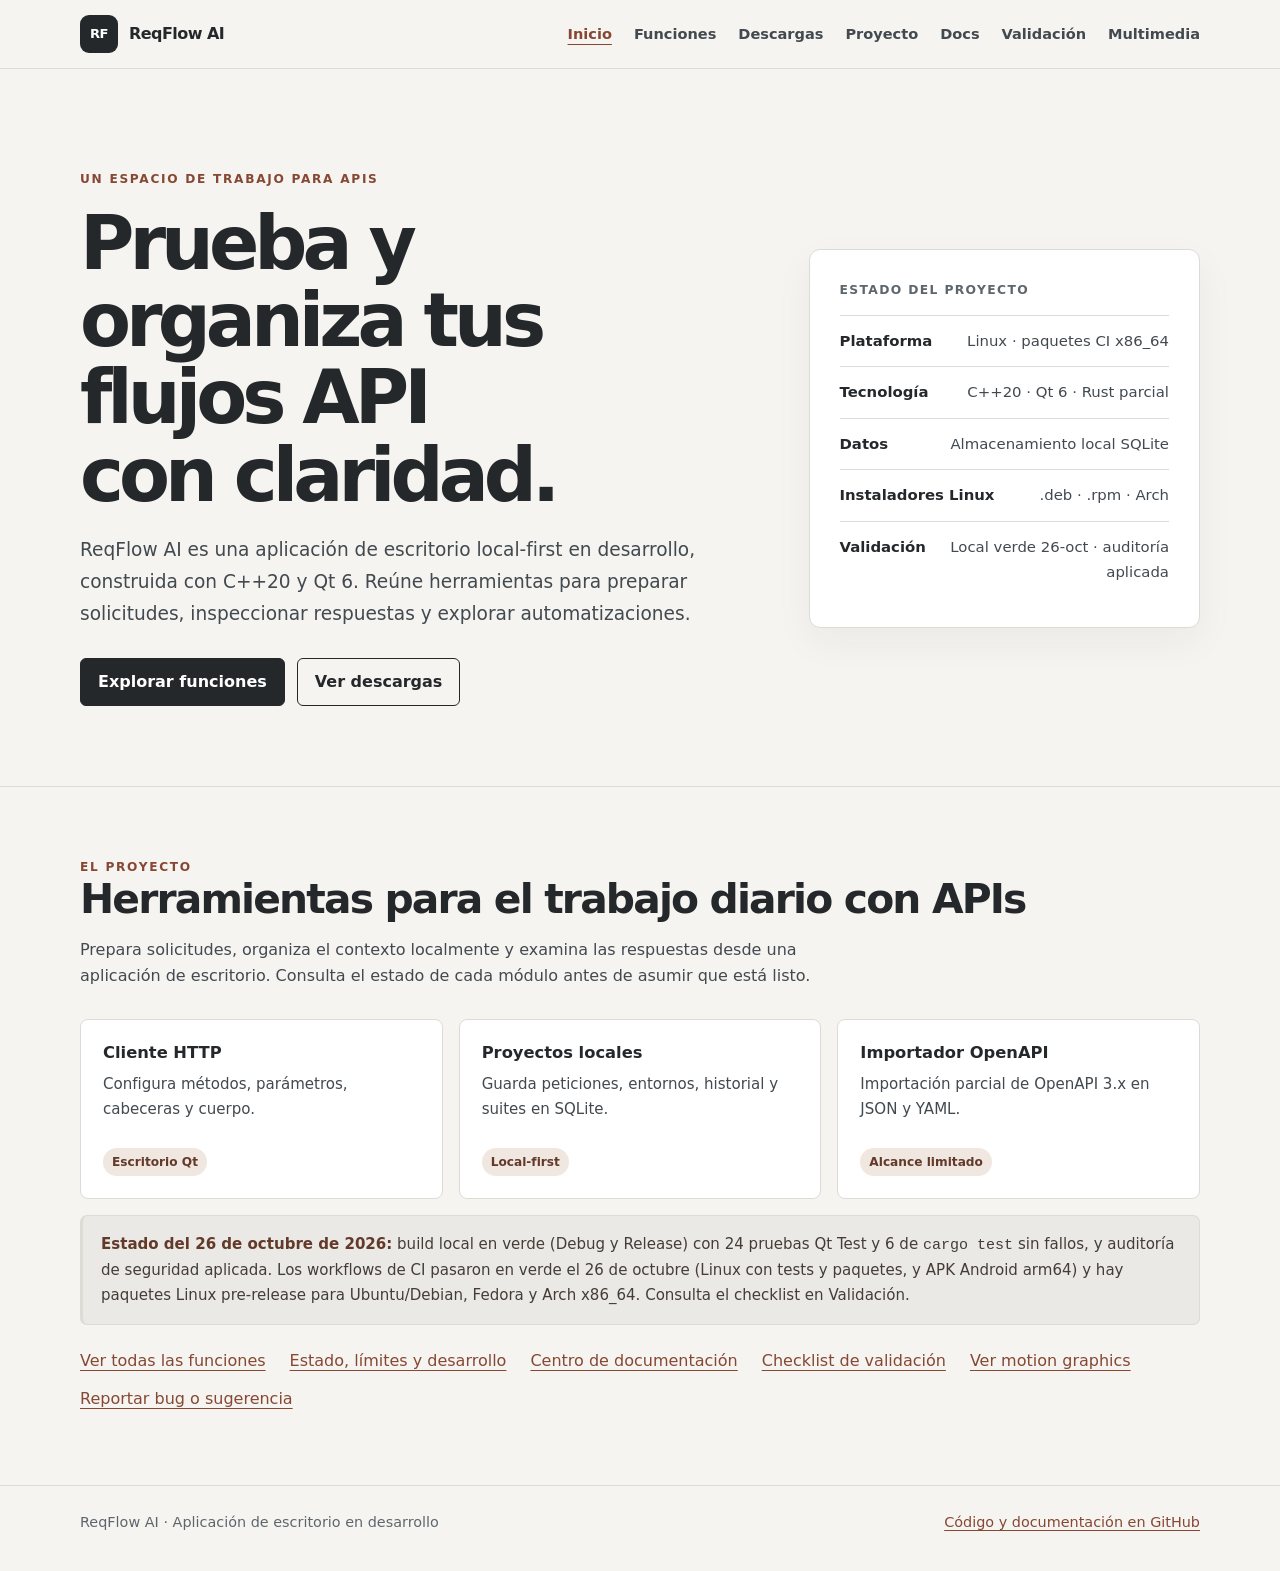
<file: website/index.html>
<!doctype html>
<html lang="es">
<head>
  <meta charset="utf-8"><meta name="viewport" content="width=device-width, initial-scale=1"><meta name="theme-color" content="#25282b">
  <meta name="description" content="Aplicación de escritorio local-first para preparar solicitudes HTTP, organizar proyectos locales y explorar flujos API."><meta property="og:type" content="website"><meta property="og:title" content="Flujos API, con claridad | ReqFlow AI"><meta property="og:description" content="Aplicación de escritorio local-first para preparar solicitudes HTTP, organizar proyectos locales y explorar flujos API.">
  <title>Flujos API, con claridad | ReqFlow AI</title><link rel="stylesheet" href="assets/site.css"><script src="assets/reveal.js" defer></script>
</head>
<body><a class="skip-link" href="#contenido">Saltar al contenido</a>
<header class="topbar"><div class="wrap nav"><a class="brand" href="index.html"><span class="mark" aria-hidden="true">RF</span><span>ReqFlow AI</span></a><nav class="nav-links" aria-label="Navegación principal"><a href="index.html" aria-current="page">Inicio</a><a href="funciones.html">Funciones</a><a href="descargas.html">Descargas</a><a href="proyecto.html">Proyecto</a><a href="documentacion.html">Docs</a><a href="validacion.html">Validación</a><a href="multimedia.html">Multimedia</a></nav></div></header>
<main id="contenido"><section class="wrap hero reveal" id="inicio" aria-labelledby="titulo"><div><p class="eyebrow">Un espacio de trabajo para APIs</p><h1 id="titulo">Prueba y organiza tus flujos API con claridad.</h1><p class="lede">ReqFlow AI es una aplicación de escritorio local-first en desarrollo, construida con C++20 y Qt 6. Reúne herramientas para preparar solicitudes, inspeccionar respuestas y explorar automatizaciones.</p><div class="actions"><a class="button button-primary" href="funciones.html">Explorar funciones</a><a class="button button-secondary" href="descargas.html">Ver descargas</a></div></div><aside class="card" aria-label="Estado actual"><p class="card-label">Estado del proyecto</p><div class="stat"><strong>Plataforma</strong><span>Linux · paquetes CI x86_64</span></div><div class="stat"><strong>Tecnología</strong><span>C++20 · Qt 6 · Rust parcial</span></div><div class="stat"><strong>Datos</strong><span>Almacenamiento local SQLite</span></div><div class="stat"><strong>Instaladores Linux</strong><span>.deb · .rpm · Arch</span></div><div class="stat"><strong>Validación</strong><span>Local verde 26-oct · auditoría aplicada</span></div></aside></section>
<section class="section reveal"><div class="wrap"><p class="section-kicker">El proyecto</p><h2>Herramientas para el trabajo diario con APIs</h2><p class="section-intro">Prepara solicitudes, organiza el contexto localmente y examina las respuestas desde una aplicación de escritorio. Consulta el estado de cada módulo antes de asumir que está listo.</p><div class="grid"><article class="feature reveal-child"><h3>Cliente HTTP</h3><p>Configura métodos, parámetros, cabeceras y cuerpo.</p><span class="feature-tag">Escritorio Qt</span></article><article class="feature reveal-child"><h3>Proyectos locales</h3><p>Guarda peticiones, entornos, historial y suites en SQLite.</p><span class="feature-tag">Local-first</span></article><article class="feature reveal-child"><h3>Importador OpenAPI</h3><p>Importación parcial de OpenAPI 3.x en JSON y YAML.</p><span class="feature-tag">Alcance limitado</span></article></div><p class="status-note"><strong>Estado del 26 de octubre de 2026:</strong> build local en verde (Debug y Release) con 24 pruebas Qt Test y 6 de <code>cargo test</code> sin fallos, y auditoría de seguridad aplicada. Los workflows de CI pasaron en verde el 26 de octubre (Linux con tests y paquetes, y APK Android arm64) y hay paquetes Linux pre-release para Ubuntu/Debian, Fedora y Arch x86_64. Consulta el checklist en Validación.</p><div class="linkrow"><a href="funciones.html">Ver todas las funciones</a><a href="proyecto.html">Estado, límites y desarrollo</a><a href="documentacion.html">Centro de documentación</a><a href="validacion.html">Checklist de validación</a><a href="multimedia.html">Ver motion graphics</a><a href="https://github.com/CRISTOP-bot/ReqFlowAI/issues/new/choose">Reportar bug o sugerencia</a></div></div></section></main>
<footer class="footer"><div class="wrap foot"><span>ReqFlow AI · Aplicación de escritorio en desarrollo</span><a href="https://github.com/CRISTOP-bot/ReqFlowAI">Código y documentación en GitHub</a></div></footer>
</body></html>
</file>
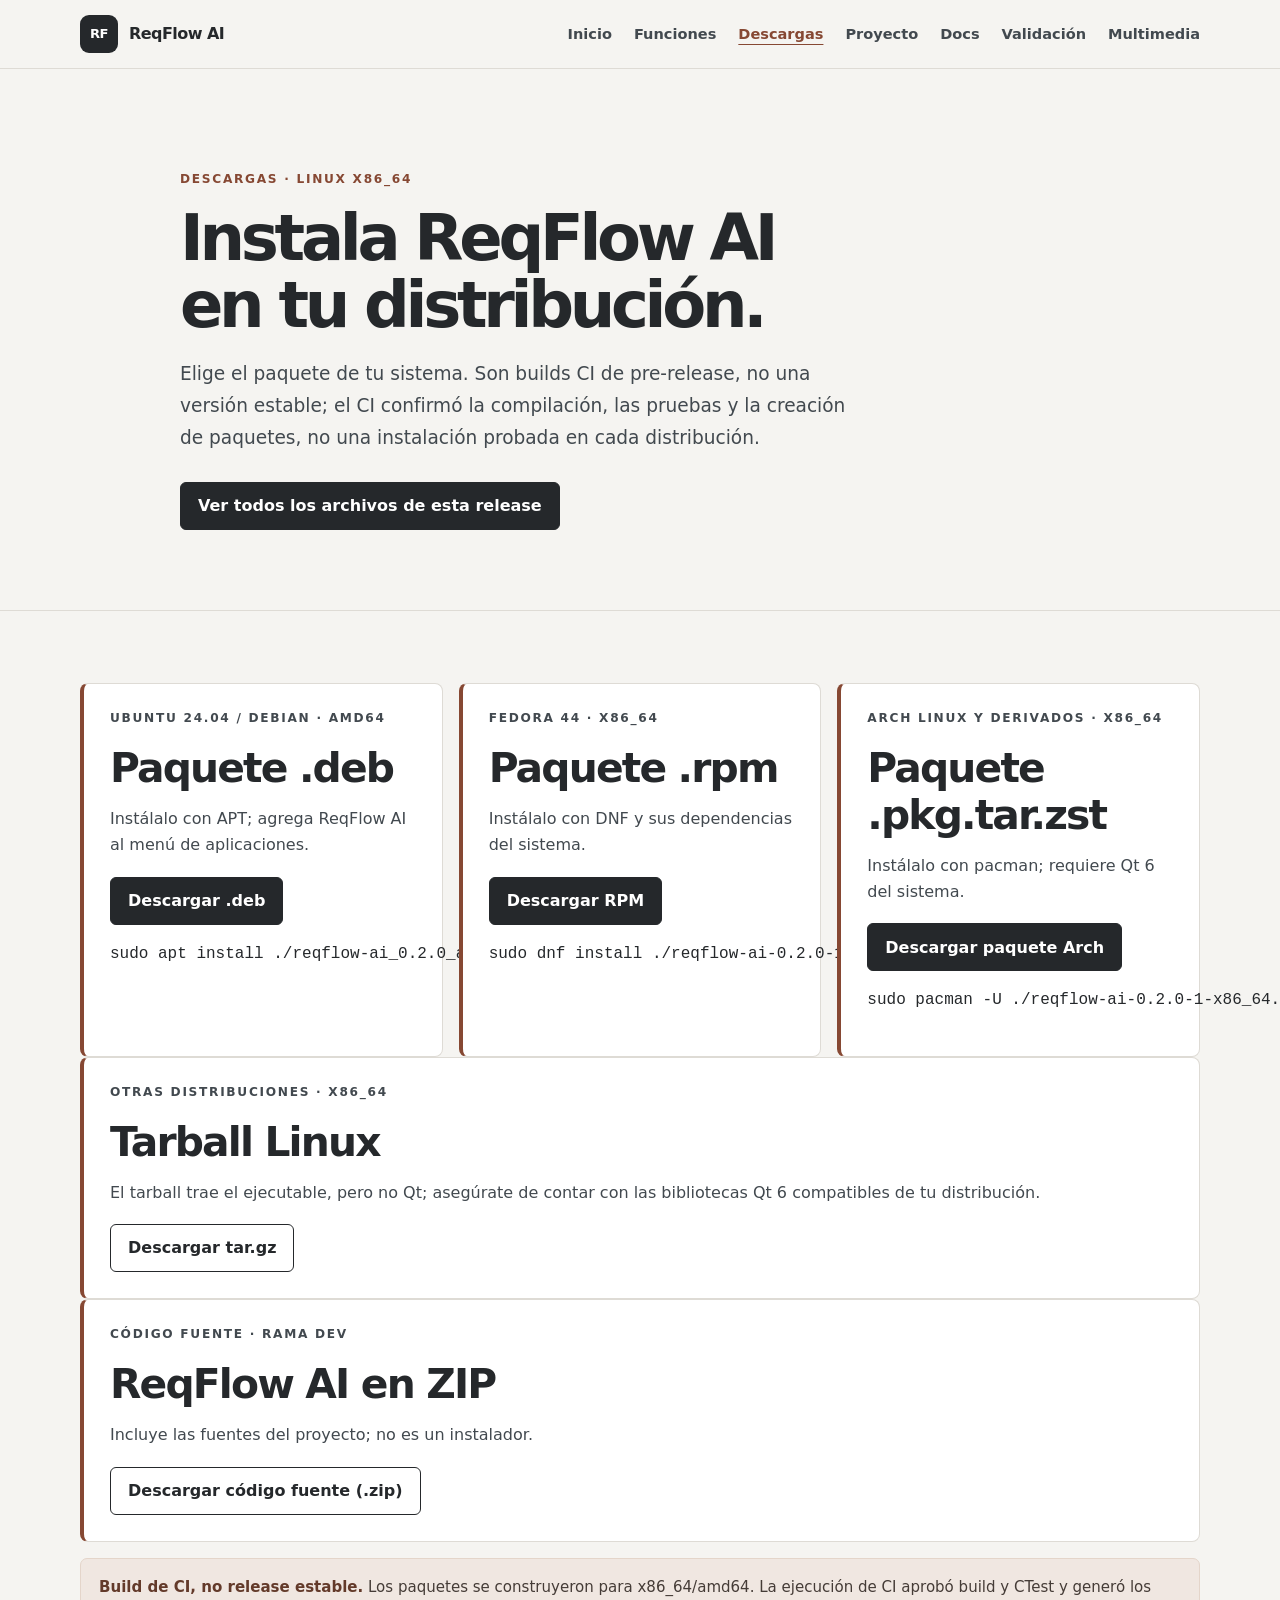
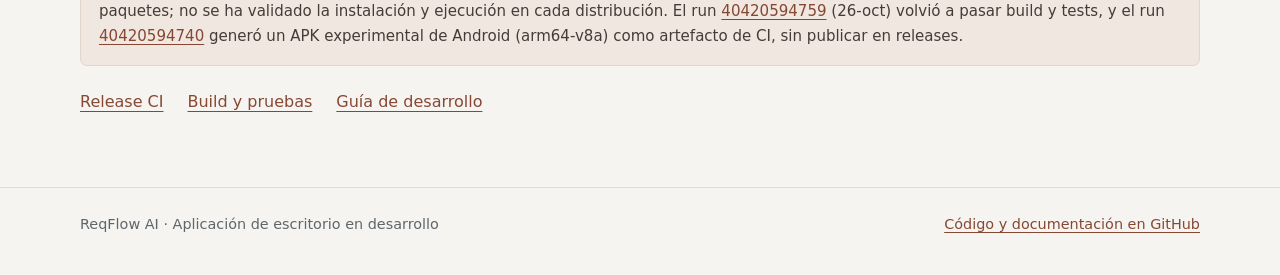
<file: website/descargas.html>
<!doctype html>
<html lang="es">
<head>
  <meta charset="utf-8"><meta name="viewport" content="width=device-width, initial-scale=1"><meta name="theme-color" content="#25282b">
  <meta name="description" content="Descarga ReqFlow AI para Ubuntu/Debian, Fedora y Arch Linux en x86_64."><meta property="og:type" content="website"><meta property="og:title" content="Descargas | ReqFlow AI"><meta property="og:description" content="Instaladores de ReqFlow AI para Ubuntu/Debian, Fedora y Arch Linux.">
  <title>Descargas | ReqFlow AI</title><link rel="stylesheet" href="assets/site.css"><script src="assets/reveal.js" defer></script>
</head>
<body><a class="skip-link" href="#contenido">Saltar al contenido</a>
<header class="topbar"><div class="wrap nav"><a class="brand" href="index.html"><span class="mark" aria-hidden="true">RF</span><span>ReqFlow AI</span></a><nav class="nav-links" aria-label="Navegación principal"><a href="index.html">Inicio</a><a href="funciones.html">Funciones</a><a href="descargas.html" aria-current="page">Descargas</a><a href="proyecto.html">Proyecto</a><a href="documentacion.html">Docs</a><a href="validacion.html">Validación</a><a href="multimedia.html">Multimedia</a></nav></div></header>
<main id="contenido"><section class="wrap hero hero-single reveal"><div><p class="eyebrow">Descargas · Linux x86_64</p><h1>Instala ReqFlow AI en tu distribución.</h1><p class="lede">Elige el paquete de tu sistema. Son builds CI de pre-release, no una versión estable; el CI confirmó la compilación, las pruebas y la creación de paquetes, no una instalación probada en cada distribución.</p><a class="button button-primary" href="https://github.com/CRISTOP-bot/ReqFlowAI/releases/tag/ci-87f34fe19498">Ver todos los archivos de esta release</a></div></section><section class="section reveal"><div class="wrap"><div class="grid"><article class="download"><p class="section-kicker">Ubuntu 24.04 / Debian · amd64</p><h2>Paquete .deb</h2><p>Instálalo con APT; agrega ReqFlow AI al menú de aplicaciones.</p><a class="button button-primary" href="https://github.com/CRISTOP-bot/ReqFlowAI/releases/download/ci-87f34fe19498/reqflow-ai_0.2.0_amd64.deb">Descargar .deb</a><pre><code>sudo apt install ./reqflow-ai_0.2.0_amd64.deb</code></pre></article><article class="download"><p class="section-kicker">Fedora 44 · x86_64</p><h2>Paquete .rpm</h2><p>Instálalo con DNF y sus dependencias del sistema.</p><a class="button button-primary" href="https://github.com/CRISTOP-bot/ReqFlowAI/releases/download/ci-87f34fe19498/reqflow-ai-0.2.0-1.fc44.x86_64.rpm">Descargar RPM</a><pre><code>sudo dnf install ./reqflow-ai-0.2.0-1.fc44.x86_64.rpm</code></pre></article><article class="download"><p class="section-kicker">Arch Linux y derivados · x86_64</p><h2>Paquete .pkg.tar.zst</h2><p>Instálalo con pacman; requiere Qt 6 del sistema.</p><a class="button button-primary" href="https://github.com/CRISTOP-bot/ReqFlowAI/releases/download/ci-87f34fe19498/reqflow-ai-0.2.0-1-x86_64.pkg.tar.zst">Descargar paquete Arch</a><pre><code>sudo pacman -U ./reqflow-ai-0.2.0-1-x86_64.pkg.tar.zst</code></pre></article></div><article class="download"><p class="section-kicker">Otras distribuciones · x86_64</p><h2>Tarball Linux</h2><p>El tarball trae el ejecutable, pero no Qt; asegúrate de contar con las bibliotecas Qt 6 compatibles de tu distribución.</p><a class="button button-secondary" href="https://github.com/CRISTOP-bot/ReqFlowAI/releases/download/ci-87f34fe19498/reqflow-ai-linux.tar.gz">Descargar tar.gz</a></article><article class="download"><p class="section-kicker">Código fuente · rama dev</p><h2>ReqFlow AI en ZIP</h2><p>Incluye las fuentes del proyecto; no es un instalador.</p><a class="button button-secondary" href="https://github.com/CRISTOP-bot/ReqFlowAI/archive/refs/heads/dev.zip">Descargar código fuente (.zip)</a></article><div class="notice"><strong>Build de CI, no release estable.</strong> Los paquetes se construyeron para x86_64/amd64. La ejecución de CI aprobó build y CTest y generó los paquetes; no se ha validado la instalación y ejecución en cada distribución. El run <a href="https://github.com/CRISTOP-bot/ReqFlowAI/actions/runs/40420594759">40420594759</a> (26-oct) volvió a pasar build y tests, y el run <a href="https://github.com/CRISTOP-bot/ReqFlowAI/actions/runs/40420594740">40420594740</a> generó un APK experimental de Android (arm64-v8a) como artefacto de CI, sin publicar en releases.</div><nav class="linkrow" aria-label="Enlaces de descarga y validación"><a href="https://github.com/CRISTOP-bot/ReqFlowAI/releases/tag/ci-87f34fe19498">Release CI</a><a href="https://github.com/CRISTOP-bot/ReqFlowAI/actions/runs/40239702448">Build y pruebas</a><a href="https://github.com/CRISTOP-bot/ReqFlowAI/blob/dev/docs/DEVELOPMENT.md">Guía de desarrollo</a></nav></div></section></main>
<footer class="footer"><div class="wrap foot"><span>ReqFlow AI · Aplicación de escritorio en desarrollo</span><a href="https://github.com/CRISTOP-bot/ReqFlowAI">Código y documentación en GitHub</a></div></footer>
</body></html>
</file>
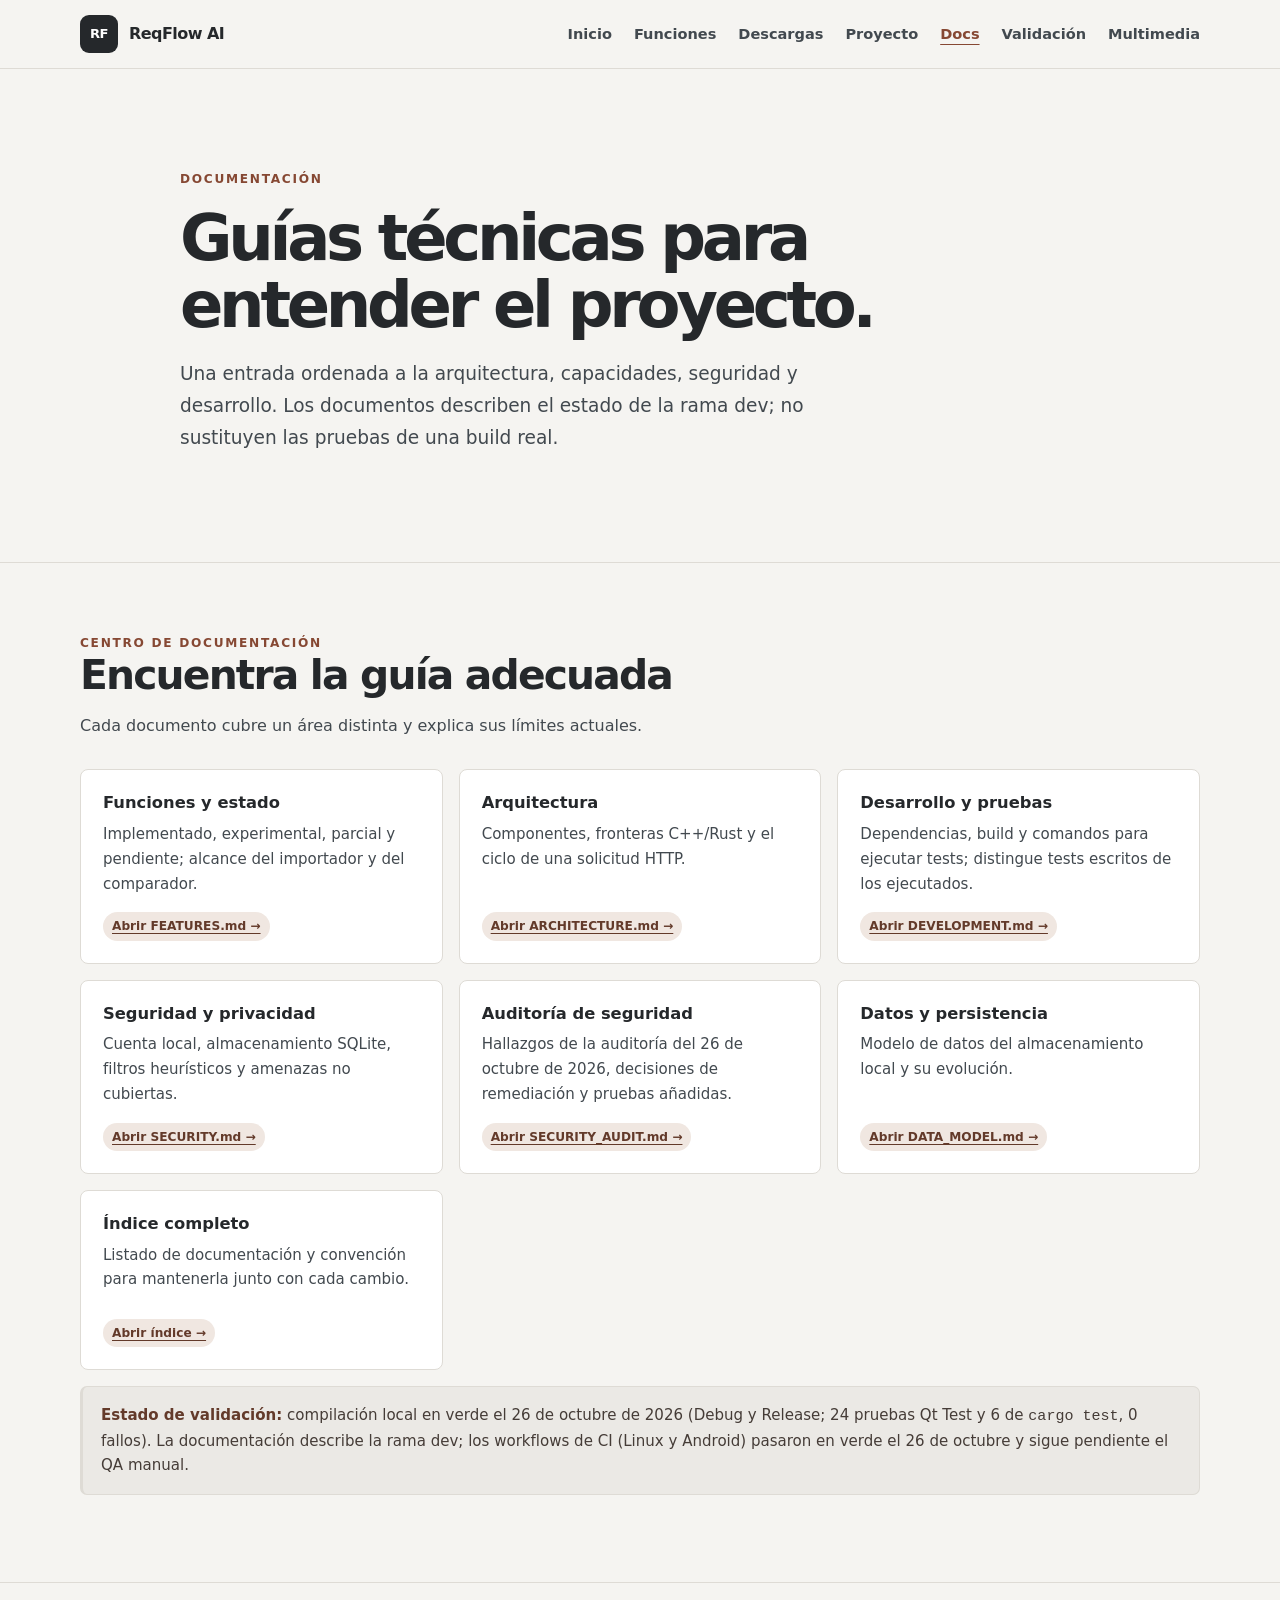
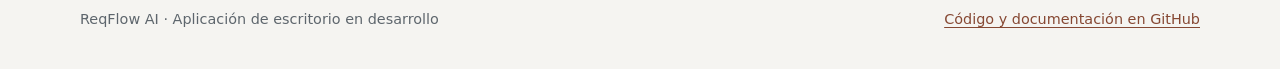
<file: website/documentacion.html>
<!doctype html><html lang="es"><head><meta charset="utf-8"><meta name="viewport" content="width=device-width, initial-scale=1"><meta name="theme-color" content="#25282b"><meta name="description" content="Guías de arquitectura, funciones, desarrollo, pruebas, seguridad y datos de ReqFlow AI."><meta property="og:type" content="website"><meta property="og:title" content="Documentación | ReqFlow AI"><meta property="og:description" content="Guías de arquitectura, funciones, desarrollo, pruebas, seguridad y datos de ReqFlow AI."><title>Documentación | ReqFlow AI</title><link rel="stylesheet" href="assets/site.css"><script src="assets/reveal.js" defer></script></head><body><a class="skip-link" href="#contenido">Saltar al contenido</a><header class="topbar"><div class="wrap nav"><a class="brand" href="index.html"><span class="mark" aria-hidden="true">RF</span><span>ReqFlow AI</span></a><nav class="nav-links" aria-label="Navegación principal"><a href="index.html">Inicio</a><a href="funciones.html">Funciones</a><a href="descargas.html">Descargas</a><a href="proyecto.html">Proyecto</a><a href="documentacion.html" aria-current="page">Docs</a><a href="validacion.html">Validación</a><a href="multimedia.html">Multimedia</a></nav></div></header><main id="contenido"><section class="wrap hero hero-single reveal"><div><p class="eyebrow">Documentación</p><h1>Guías técnicas para entender el proyecto.</h1><p class="lede">Una entrada ordenada a la arquitectura, capacidades, seguridad y desarrollo. Los documentos describen el estado de la rama dev; no sustituyen las pruebas de una build real.</p></div></section><section class="section reveal"><div class="wrap"><p class="section-kicker">Centro de documentación</p><h2>Encuentra la guía adecuada</h2><p class="section-intro">Cada documento cubre un área distinta y explica sus límites actuales.</p><div class="grid"><article class="feature reveal-child"><h3>Funciones y estado</h3><p>Implementado, experimental, parcial y pendiente; alcance del importador y del comparador.</p><a class="feature-tag" href="https://github.com/CRISTOP-bot/ReqFlowAI/blob/dev/docs/FEATURES.md">Abrir FEATURES.md →</a></article><article class="feature reveal-child"><h3>Arquitectura</h3><p>Componentes, fronteras C++/Rust y el ciclo de una solicitud HTTP.</p><a class="feature-tag" href="https://github.com/CRISTOP-bot/ReqFlowAI/blob/dev/docs/ARCHITECTURE.md">Abrir ARCHITECTURE.md →</a></article><article class="feature reveal-child"><h3>Desarrollo y pruebas</h3><p>Dependencias, build y comandos para ejecutar tests; distingue tests escritos de los ejecutados.</p><a class="feature-tag" href="https://github.com/CRISTOP-bot/ReqFlowAI/blob/dev/docs/DEVELOPMENT.md">Abrir DEVELOPMENT.md →</a></article><article class="feature reveal-child"><h3>Seguridad y privacidad</h3><p>Cuenta local, almacenamiento SQLite, filtros heurísticos y amenazas no cubiertas.</p><a class="feature-tag" href="https://github.com/CRISTOP-bot/ReqFlowAI/blob/dev/docs/SECURITY.md">Abrir SECURITY.md →</a></article><article class="feature reveal-child"><h3>Auditoría de seguridad</h3><p>Hallazgos de la auditoría del 26 de octubre de 2026, decisiones de remediación y pruebas añadidas.</p><a class="feature-tag" href="https://github.com/CRISTOP-bot/ReqFlowAI/blob/dev/docs/SECURITY_AUDIT.md">Abrir SECURITY_AUDIT.md →</a></article><article class="feature reveal-child"><h3>Datos y persistencia</h3><p>Modelo de datos del almacenamiento local y su evolución.</p><a class="feature-tag" href="https://github.com/CRISTOP-bot/ReqFlowAI/blob/dev/docs/DATA_MODEL.md">Abrir DATA_MODEL.md →</a></article><article class="feature reveal-child"><h3>Índice completo</h3><p>Listado de documentación y convención para mantenerla junto con cada cambio.</p><a class="feature-tag" href="https://github.com/CRISTOP-bot/ReqFlowAI/blob/dev/docs/INDEX.md">Abrir índice →</a></article></div><p class="status-note"><strong>Estado de validación:</strong> compilación local en verde el 26 de octubre de 2026 (Debug y Release; 24 pruebas Qt Test y 6 de <code>cargo test</code>, 0 fallos). La documentación describe la rama dev; los workflows de CI (Linux y Android) pasaron en verde el 26 de octubre y sigue pendiente el QA manual.</p></div></section></main><footer class="footer"><div class="wrap foot"><span>ReqFlow AI · Aplicación de escritorio en desarrollo</span><a href="https://github.com/CRISTOP-bot/ReqFlowAI">Código y documentación en GitHub</a></div></footer></body></html>
</file>
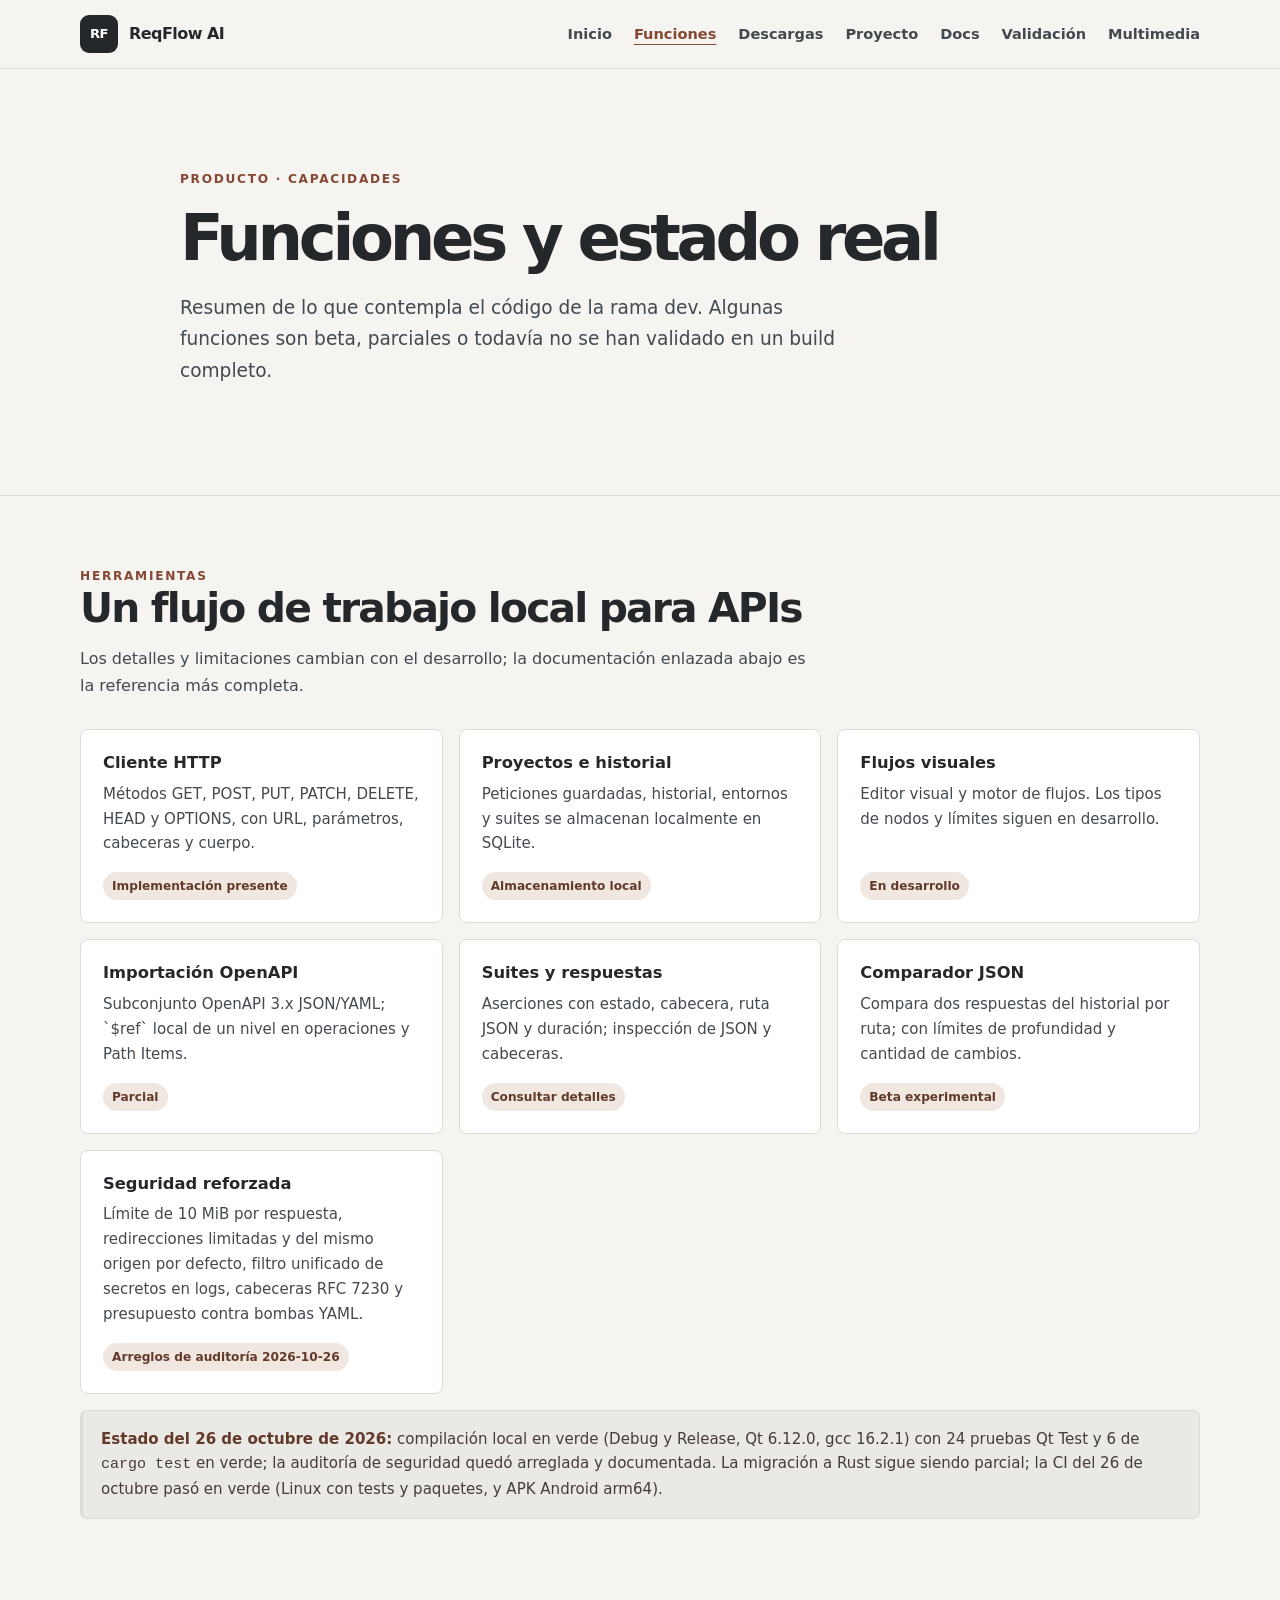
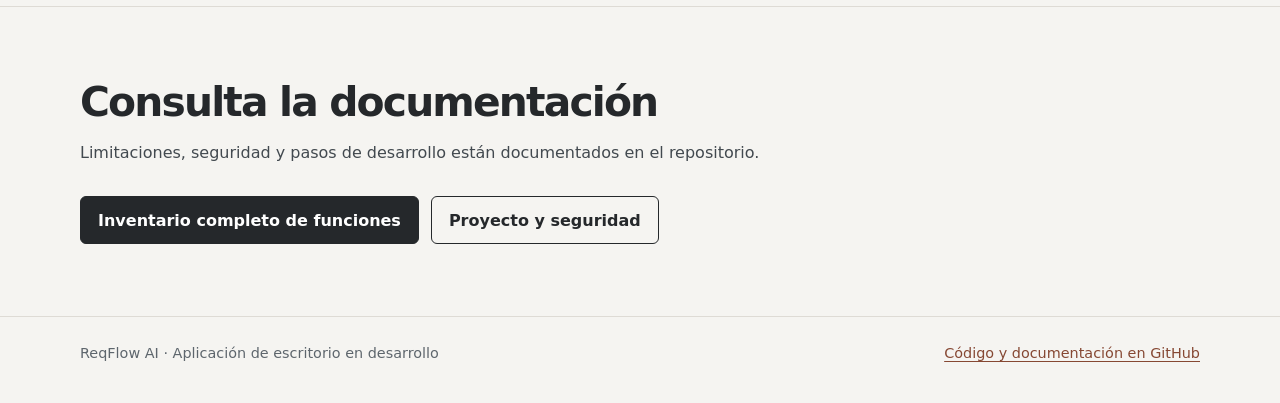
<file: website/funciones.html>
<!doctype html>
<html lang="es">
<head>
  <meta charset="utf-8"><meta name="viewport" content="width=device-width, initial-scale=1"><meta name="theme-color" content="#25282b">
  <meta name="description" content="Cliente HTTP de escritorio, almacenamiento local, flujos API y funciones experimentales de ReqFlow AI."><meta property="og:type" content="website"><meta property="og:title" content="Funciones y capacidades | ReqFlow AI"><meta property="og:description" content="Cliente HTTP de escritorio, almacenamiento local, flujos API y funciones experimentales de ReqFlow AI.">
  <title>Funciones y capacidades | ReqFlow AI</title><link rel="stylesheet" href="assets/site.css"><script src="assets/reveal.js" defer></script>
</head>
<body><a class="skip-link" href="#contenido">Saltar al contenido</a>
<header class="topbar"><div class="wrap nav"><a class="brand" href="index.html"><span class="mark" aria-hidden="true">RF</span><span>ReqFlow AI</span></a><nav class="nav-links" aria-label="Navegación principal"><a href="index.html">Inicio</a><a href="funciones.html" aria-current="page">Funciones</a><a href="descargas.html">Descargas</a><a href="proyecto.html">Proyecto</a><a href="documentacion.html">Docs</a><a href="validacion.html">Validación</a><a href="multimedia.html">Multimedia</a></nav></div></header>
<main id="contenido"><section class="wrap hero hero-single reveal"><div><p class="eyebrow">Producto · capacidades</p><h1>Funciones y estado real</h1><p class="lede">Resumen de lo que contempla el código de la rama dev. Algunas funciones son beta, parciales o todavía no se han validado en un build completo.</p></div></section><section class="section reveal"><div class="wrap"><p class="section-kicker">Herramientas</p><h2>Un flujo de trabajo local para APIs</h2><p class="section-intro">Los detalles y limitaciones cambian con el desarrollo; la documentación enlazada abajo es la referencia más completa.</p><div class="grid"><article class="feature reveal-child"><h3>Cliente HTTP</h3><p>Métodos GET, POST, PUT, PATCH, DELETE, HEAD y OPTIONS, con URL, parámetros, cabeceras y cuerpo.</p><span class="feature-tag">Implementación presente</span></article><article class="feature reveal-child"><h3>Proyectos e historial</h3><p>Peticiones guardadas, historial, entornos y suites se almacenan localmente en SQLite.</p><span class="feature-tag">Almacenamiento local</span></article><article class="feature reveal-child"><h3>Flujos visuales</h3><p>Editor visual y motor de flujos. Los tipos de nodos y límites siguen en desarrollo.</p><span class="feature-tag">En desarrollo</span></article><article class="feature reveal-child"><h3>Importación OpenAPI</h3><p>Subconjunto OpenAPI 3.x JSON/YAML; `$ref` local de un nivel en operaciones y Path Items.</p><span class="feature-tag">Parcial</span></article><article class="feature reveal-child"><h3>Suites y respuestas</h3><p>Aserciones con estado, cabecera, ruta JSON y duración; inspección de JSON y cabeceras.</p><span class="feature-tag">Consultar detalles</span></article><article class="feature reveal-child"><h3>Comparador JSON</h3><p>Compara dos respuestas del historial por ruta; con límites de profundidad y cantidad de cambios.</p><span class="feature-tag">Beta experimental</span></article><article class="feature reveal-child"><h3>Seguridad reforzada</h3><p>Límite de 10 MiB por respuesta, redirecciones limitadas y del mismo origen por defecto, filtro unificado de secretos en logs, cabeceras RFC 7230 y presupuesto contra bombas YAML.</p><span class="feature-tag">Arreglos de auditoría 2026-10-26</span></article></div><p class="status-note"><strong>Estado del 26 de octubre de 2026:</strong> compilación local en verde (Debug y Release, Qt 6.12.0, gcc 16.2.1) con 24 pruebas Qt Test y 6 de <code>cargo test</code> en verde; la auditoría de seguridad quedó arreglada y documentada. La migración a Rust sigue siendo parcial; la CI del 26 de octubre pasó en verde (Linux con tests y paquetes, y APK Android arm64).</p></div></section><section class="section reveal"><div class="wrap"><h2>Consulta la documentación</h2><p class="section-intro">Limitaciones, seguridad y pasos de desarrollo están documentados en el repositorio.</p><div class="actions"><a class="button button-primary" href="https://github.com/CRISTOP-bot/ReqFlowAI/blob/dev/docs/FEATURES.md">Inventario completo de funciones</a><a class="button button-secondary" href="proyecto.html">Proyecto y seguridad</a></div></div></section></main>
<footer class="footer"><div class="wrap foot"><span>ReqFlow AI · Aplicación de escritorio en desarrollo</span><a href="https://github.com/CRISTOP-bot/ReqFlowAI">Código y documentación en GitHub</a></div></footer>
</body></html>
</file>
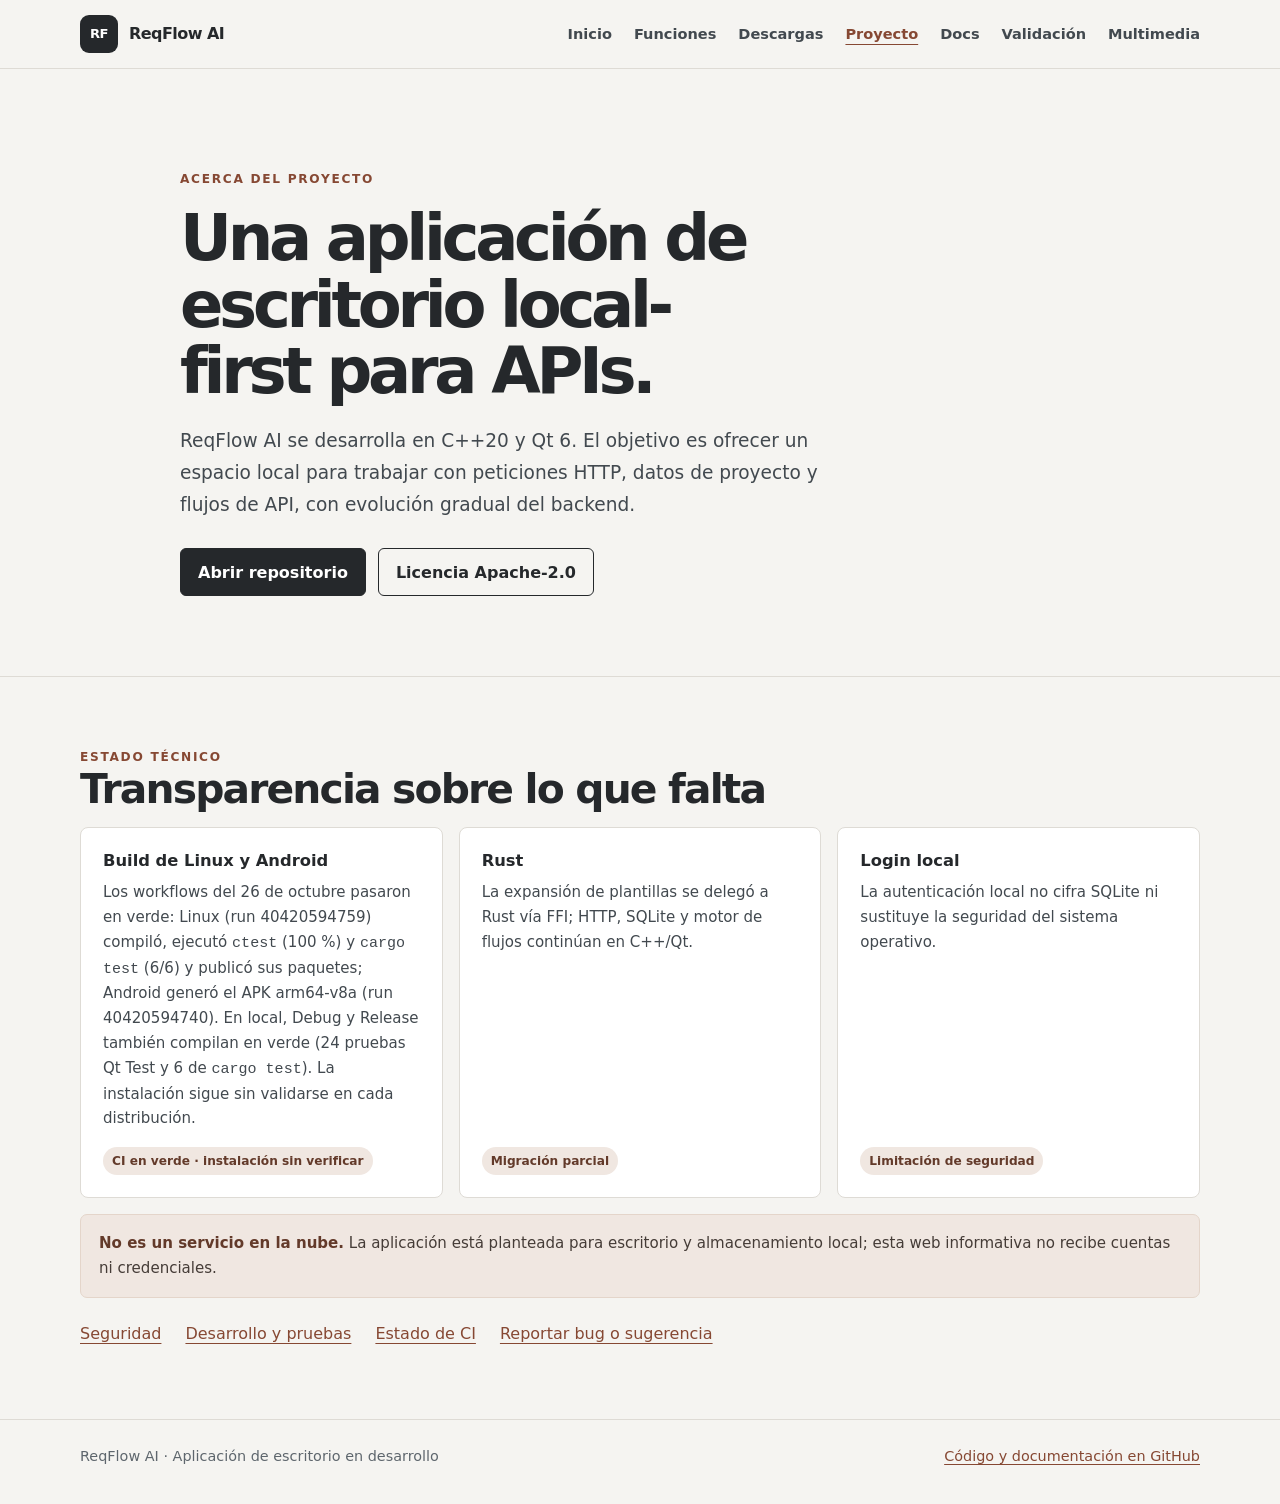
<file: website/proyecto.html>
<!doctype html>
<html lang="es">
<head>
  <meta charset="utf-8"><meta name="viewport" content="width=device-width, initial-scale=1"><meta name="theme-color" content="#25282b">
  <meta name="description" content="Conoce la arquitectura, licencia, estado de desarrollo y limitaciones verificadas de ReqFlow AI."><meta property="og:type" content="website"><meta property="og:title" content="Proyecto y estado | ReqFlow AI"><meta property="og:description" content="Conoce la arquitectura, licencia, estado de desarrollo y limitaciones verificadas de ReqFlow AI.">
  <title>Proyecto y estado | ReqFlow AI</title><link rel="stylesheet" href="assets/site.css"><script src="assets/reveal.js" defer></script>
</head>
<body><a class="skip-link" href="#contenido">Saltar al contenido</a>
<header class="topbar"><div class="wrap nav"><a class="brand" href="index.html"><span class="mark" aria-hidden="true">RF</span><span>ReqFlow AI</span></a><nav class="nav-links" aria-label="Navegación principal"><a href="index.html">Inicio</a><a href="funciones.html">Funciones</a><a href="descargas.html">Descargas</a><a href="proyecto.html" aria-current="page">Proyecto</a><a href="documentacion.html">Docs</a><a href="validacion.html">Validación</a><a href="multimedia.html">Multimedia</a></nav></div></header>
<main id="contenido"><section class="wrap hero hero-single reveal"><div><p class="eyebrow">Acerca del proyecto</p><h1>Una aplicación de escritorio local-first para APIs.</h1><p class="lede">ReqFlow AI se desarrolla en C++20 y Qt 6. El objetivo es ofrecer un espacio local para trabajar con peticiones HTTP, datos de proyecto y flujos de API, con evolución gradual del backend.</p><div class="actions"><a class="button button-primary" href="https://github.com/CRISTOP-bot/ReqFlowAI">Abrir repositorio</a><a class="button button-secondary" href="https://github.com/CRISTOP-bot/ReqFlowAI/blob/dev/LICENSE">Licencia Apache-2.0</a></div></div></section><section class="section reveal"><div class="wrap"><p class="section-kicker">Estado técnico</p><h2>Transparencia sobre lo que falta</h2><div class="grid"><article class="feature reveal-child"><h3>Build de Linux y Android</h3><p>Los workflows del 26 de octubre pasaron en verde: Linux (run 40420594759) compiló, ejecutó <code>ctest</code> (100 %) y <code>cargo test</code> (6/6) y publicó sus paquetes; Android generó el APK arm64-v8a (run 40420594740). En local, Debug y Release también compilan en verde (24 pruebas Qt Test y 6 de <code>cargo test</code>). La instalación sigue sin validarse en cada distribución.</p><span class="feature-tag">CI en verde · instalación sin verificar</span></article><article class="feature reveal-child"><h3>Rust</h3><p>La expansión de plantillas se delegó a Rust vía FFI; HTTP, SQLite y motor de flujos continúan en C++/Qt.</p><span class="feature-tag">Migración parcial</span></article><article class="feature reveal-child"><h3>Login local</h3><p>La autenticación local no cifra SQLite ni sustituye la seguridad del sistema operativo.</p><span class="feature-tag">Limitación de seguridad</span></article></div><div class="notice"><strong>No es un servicio en la nube.</strong> La aplicación está planteada para escritorio y almacenamiento local; esta web informativa no recibe cuentas ni credenciales.</div><div class="linkrow"><a href="https://github.com/CRISTOP-bot/ReqFlowAI/blob/dev/docs/SECURITY.md">Seguridad</a><a href="https://github.com/CRISTOP-bot/ReqFlowAI/blob/dev/docs/DEVELOPMENT.md">Desarrollo y pruebas</a><a href="https://github.com/CRISTOP-bot/ReqFlowAI/actions">Estado de CI</a><a href="https://github.com/CRISTOP-bot/ReqFlowAI/issues/new/choose">Reportar bug o sugerencia</a></div></div></section></main>
<footer class="footer"><div class="wrap foot"><span>ReqFlow AI · Aplicación de escritorio en desarrollo</span><a href="https://github.com/CRISTOP-bot/ReqFlowAI">Código y documentación en GitHub</a></div></footer>
</body></html>
</file>
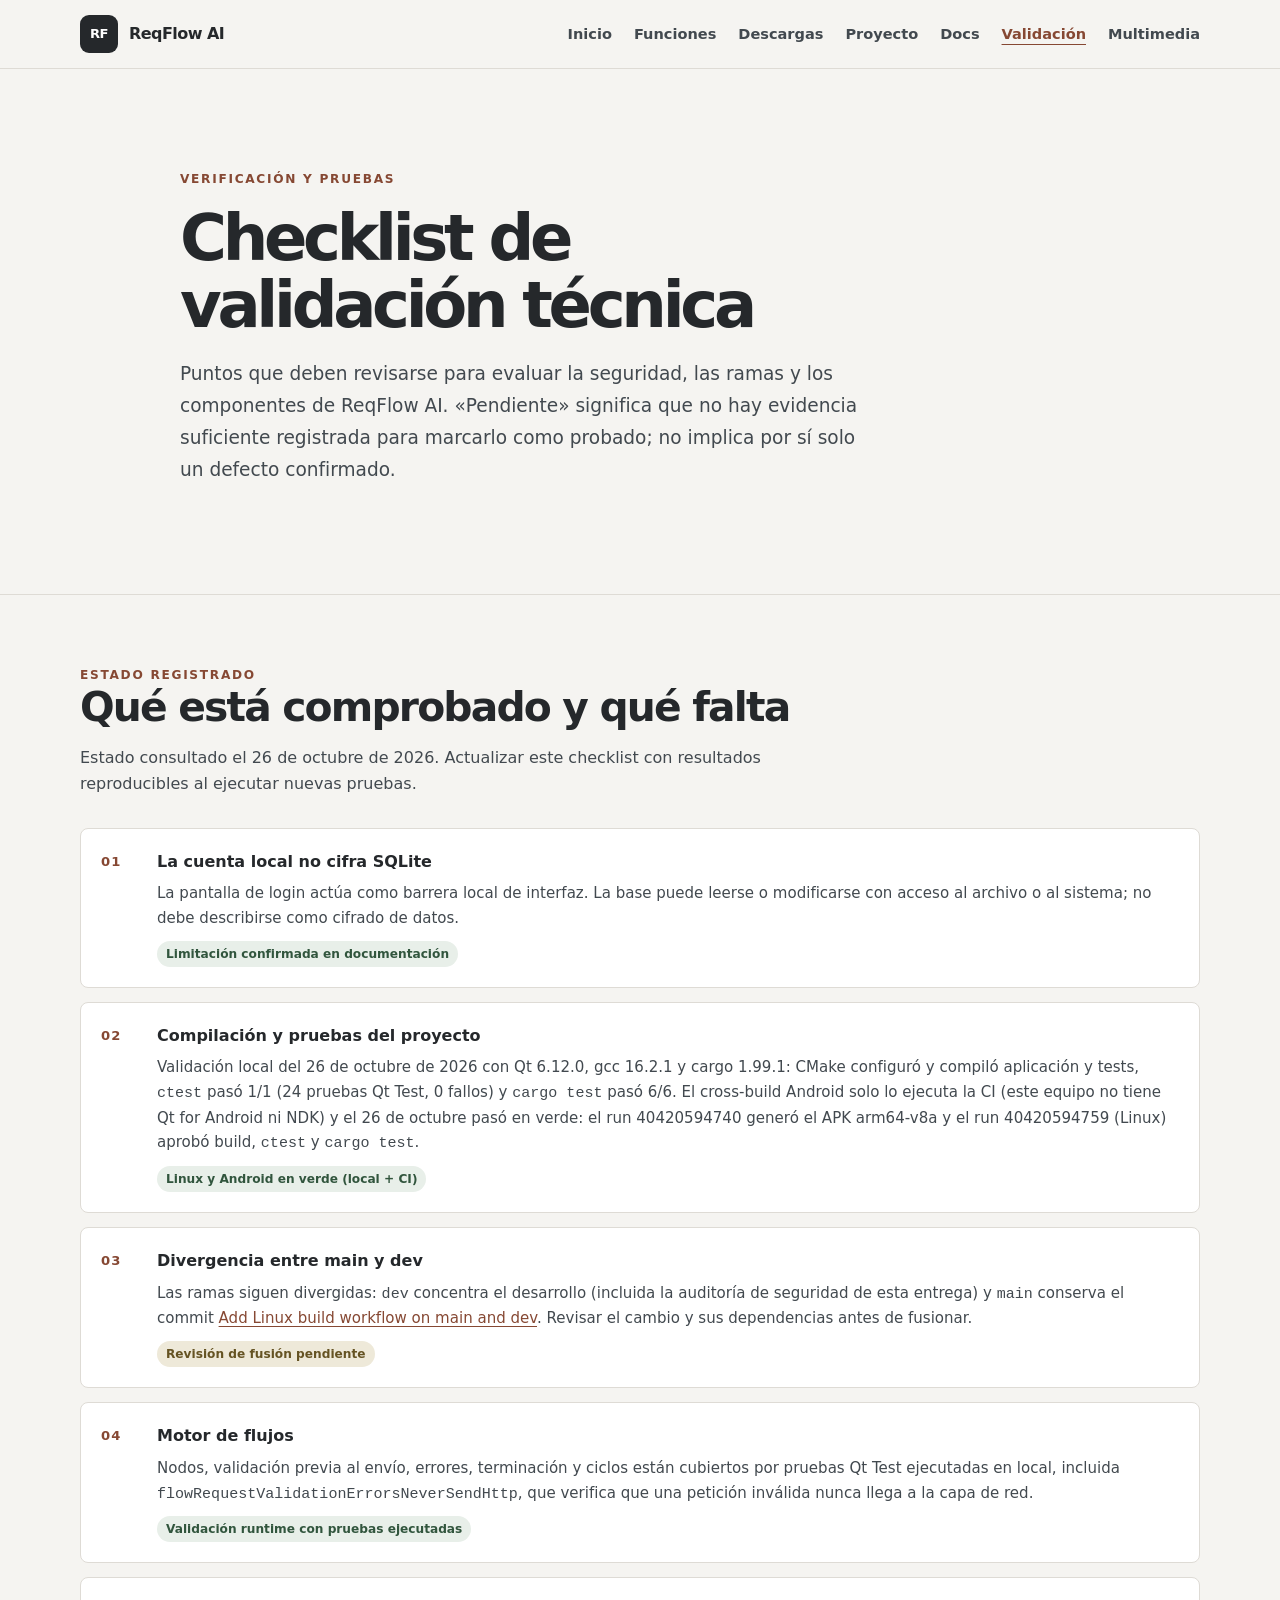
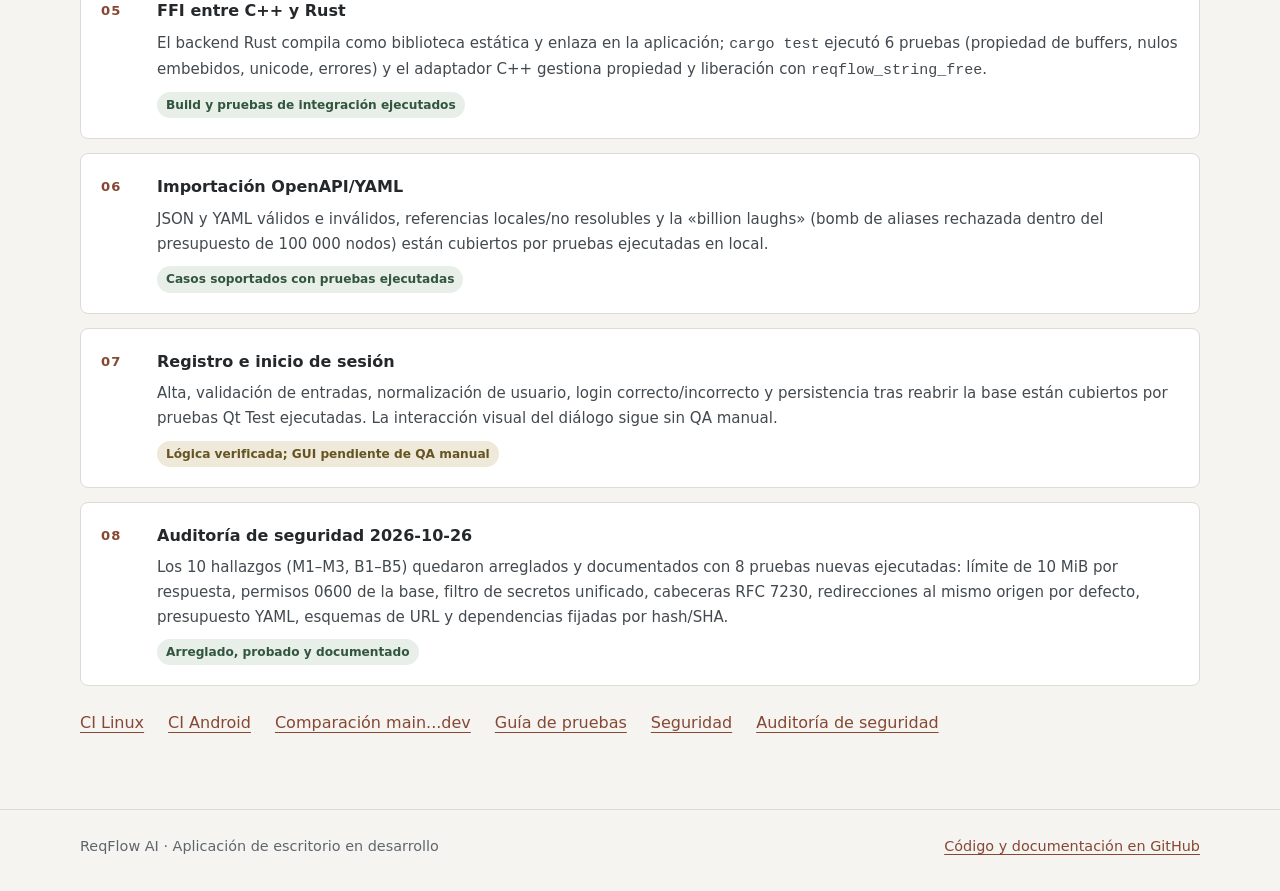
<file: website/validacion.html>
<!doctype html><html lang="es"><head><meta charset="utf-8"><meta name="viewport" content="width=device-width, initial-scale=1"><meta name="theme-color" content="#25282b"><meta name="description" content="Estado de las comprobaciones pendientes de seguridad, compilación, flujos, FFI, OpenAPI y login local en ReqFlow AI."><meta property="og:type" content="website"><meta property="og:title" content="Checklist de validación | ReqFlow AI"><meta property="og:description" content="Estado de las comprobaciones pendientes de seguridad, compilación, flujos, FFI, OpenAPI y login local en ReqFlow AI."><title>Checklist de validación | ReqFlow AI</title><link rel="stylesheet" href="assets/site.css"><script src="assets/reveal.js" defer></script></head><body><a class="skip-link" href="#contenido">Saltar al contenido</a><header class="topbar"><div class="wrap nav"><a class="brand" href="index.html"><span class="mark" aria-hidden="true">RF</span><span>ReqFlow AI</span></a><nav class="nav-links" aria-label="Navegación principal"><a href="index.html">Inicio</a><a href="funciones.html">Funciones</a><a href="descargas.html">Descargas</a><a href="proyecto.html">Proyecto</a><a href="documentacion.html">Docs</a><a href="validacion.html" aria-current="page">Validación</a><a href="multimedia.html">Multimedia</a></nav></div></header><main id="contenido"><section class="wrap hero hero-single reveal"><div><p class="eyebrow">Verificación y pruebas</p><h1>Checklist de validación técnica</h1><p class="lede">Puntos que deben revisarse para evaluar la seguridad, las ramas y los componentes de ReqFlow AI. «Pendiente» significa que no hay evidencia suficiente registrada para marcarlo como probado; no implica por sí solo un defecto confirmado.</p></div></section><section class="section reveal"><div class="wrap"><p class="section-kicker">Estado registrado</p><h2>Qué está comprobado y qué falta</h2><p class="section-intro">Estado consultado el 26 de octubre de 2026. Actualizar este checklist con resultados reproducibles al ejecutar nuevas pruebas.</p><div class="validation-list"><article class="validation-item"><div><h3>La cuenta local no cifra SQLite</h3><p>La pantalla de login actúa como barrera local de interfaz. La base puede leerse o modificarse con acceso al archivo o al sistema; no debe describirse como cifrado de datos.</p><span class="validation-status verified">Limitación confirmada en documentación</span></div></article><article class="validation-item"><div><h3>Compilación y pruebas del proyecto</h3><p>Validación local del 26 de octubre de 2026 con Qt 6.12.0, gcc 16.2.1 y cargo 1.99.1: CMake configuró y compiló aplicación y tests, <code>ctest</code> pasó 1/1 (24 pruebas Qt Test, 0 fallos) y <code>cargo test</code> pasó 6/6. El cross-build Android solo lo ejecuta la CI (este equipo no tiene Qt for Android ni NDK) y el 26 de octubre pasó en verde: el run 40420594740 generó el APK arm64-v8a y el run 40420594759 (Linux) aprobó build, <code>ctest</code> y <code>cargo test</code>.</p><span class="validation-status verified">Linux y Android en verde (local + CI)</span></div></article><article class="validation-item"><div><h3>Divergencia entre main y dev</h3><p>Las ramas siguen divergidas: <code>dev</code> concentra el desarrollo (incluida la auditoría de seguridad de esta entrega) y <code>main</code> conserva el commit <a href="https://github.com/CRISTOP-bot/ReqFlowAI/commit/e1911364390981b39bc6a04c9ca7ddfe76afe499">Add Linux build workflow on main and dev</a>. Revisar el cambio y sus dependencias antes de fusionar.</p><span class="validation-status review">Revisión de fusión pendiente</span></div></article><article class="validation-item"><div><h3>Motor de flujos</h3><p>Nodos, validación previa al envío, errores, terminación y ciclos están cubiertos por pruebas Qt Test ejecutadas en local, incluida <code>flowRequestValidationErrorsNeverSendHttp</code>, que verifica que una petición inválida nunca llega a la capa de red.</p><span class="validation-status verified">Validación runtime con pruebas ejecutadas</span></div></article><article class="validation-item"><div><h3>FFI entre C++ y Rust</h3><p>El backend Rust compila como biblioteca estática y enlaza en la aplicación; <code>cargo test</code> ejecutó 6 pruebas (propiedad de buffers, nulos embebidos, unicode, errores) y el adaptador C++ gestiona propiedad y liberación con <code>reqflow_string_free</code>.</p><span class="validation-status verified">Build y pruebas de integración ejecutados</span></div></article><article class="validation-item"><div><h3>Importación OpenAPI/YAML</h3><p>JSON y YAML válidos e inválidos, referencias locales/no resolubles y la «billion laughs» (bomb de aliases rechazada dentro del presupuesto de 100 000 nodos) están cubiertos por pruebas ejecutadas en local.</p><span class="validation-status verified">Casos soportados con pruebas ejecutadas</span></div></article><article class="validation-item"><div><h3>Registro e inicio de sesión</h3><p>Alta, validación de entradas, normalización de usuario, login correcto/incorrecto y persistencia tras reabrir la base están cubiertos por pruebas Qt Test ejecutadas. La interacción visual del diálogo sigue sin QA manual.</p><span class="validation-status review">Lógica verificada; GUI pendiente de QA manual</span></div></article><article class="validation-item"><div><h3>Auditoría de seguridad 2026-10-26</h3><p>Los 10 hallazgos (M1–M3, B1–B5) quedaron arreglados y documentados con 8 pruebas nuevas ejecutadas: límite de 10 MiB por respuesta, permisos 0600 de la base, filtro de secretos unificado, cabeceras RFC 7230, redirecciones al mismo origen por defecto, presupuesto YAML, esquemas de URL y dependencias fijadas por hash/SHA.</p><span class="validation-status verified">Arreglado, probado y documentado</span></div></article></div><div class="linkrow validation-sources"><a href="https://github.com/CRISTOP-bot/ReqFlowAI/actions/runs/40420594759">CI Linux</a><a href="https://github.com/CRISTOP-bot/ReqFlowAI/actions/runs/40420594740">CI Android</a><a href="https://github.com/CRISTOP-bot/ReqFlowAI/compare/main...dev">Comparación main...dev</a><a href="https://github.com/CRISTOP-bot/ReqFlowAI/blob/dev/docs/DEVELOPMENT.md">Guía de pruebas</a><a href="https://github.com/CRISTOP-bot/ReqFlowAI/blob/dev/docs/SECURITY.md">Seguridad</a><a href="https://github.com/CRISTOP-bot/ReqFlowAI/blob/dev/docs/SECURITY_AUDIT.md">Auditoría de seguridad</a></div></div></section></main><footer class="footer"><div class="wrap foot"><span>ReqFlow AI · Aplicación de escritorio en desarrollo</span><a href="https://github.com/CRISTOP-bot/ReqFlowAI">Código y documentación en GitHub</a></div></footer></body></html>
</file>
<file: website/assets/site.css>
:root{color-scheme:light;--ink:#25282b;--body:#42494f;--muted:#5e666d;--paper:#f5f4f1;--white:#fff;--line:#dedbd5;--accent:#864833;--accent-soft:#f0e7e1;--dark-soft:#34383b;--content:1120px}
*,*::before,*::after{box-sizing:border-box}html{scroll-behavior:smooth}body{margin:0;background:var(--paper);color:var(--ink);font:16px/1.65 Inter,ui-sans-serif,system-ui,-apple-system,BlinkMacSystemFont,"Segoe UI",sans-serif;text-rendering:optimizeLegibility}a{color:var(--accent);text-underline-offset:.22em;text-decoration-thickness:.08em}a:hover{color:#603a2e}a:focus-visible{outline:3px solid #a85f48;outline-offset:4px;border-radius:3px}.skip-link{position:absolute;left:12px;top:12px;z-index:2;transform:translateY(-180%);padding:9px 13px;background:white;color:var(--ink);border:2px solid var(--accent);border-radius:5px}.skip-link:focus{transform:translateY(0)}.wrap{width:min(var(--content),calc(100% - 48px));margin-inline:auto}.topbar{padding:15px 0;border-bottom:1px solid var(--line);background:var(--paper)}.nav{display:flex;justify-content:space-between;align-items:center;gap:24px}.brand{display:inline-flex;align-items:center;gap:11px;color:var(--ink);text-decoration:none;font-weight:760;letter-spacing:-.035em}.mark{display:grid;place-items:center;width:38px;height:38px;flex:0 0 auto;background:var(--ink);color:white;border-radius:9px;font-size:.82rem}.nav-links{display:flex;align-items:center;gap:22px}.nav-links a{color:var(--body);text-decoration:none;font-size:.91rem;font-weight:620}.nav-links a:hover,.nav-links a[aria-current=page]{color:var(--accent);text-decoration:underline;text-underline-offset:5px}.nav-note{color:var(--muted);font-size:.88rem}.hero{padding-block:clamp(58px,9vw,102px) clamp(54px,7vw,80px);display:grid;grid-template-columns:minmax(0,1.25fr) minmax(280px,.75fr);gap:clamp(32px,6vw,76px);align-items:center}.hero-single{grid-template-columns:minmax(0,1fr);max-width:920px}.eyebrow,.section-kicker{margin:0;color:var(--accent);text-transform:uppercase;letter-spacing:.14em;font-size:.76rem;line-height:1.4;font-weight:760}h1{max-width:760px;margin:17px 0 20px;font-size:clamp(2.55rem,5.8vw,4.65rem);line-height:1.04;letter-spacing:-.067em;text-wrap:balance}.hero-single h1{font-size:clamp(2.45rem,5vw,4rem)}.lede{max-width:680px;margin:0 0 28px;color:var(--body);font-size:clamp(1.04rem,1.5vw,1.16rem);line-height:1.72}.actions{display:flex;flex-wrap:wrap;gap:12px}.button{display:inline-flex;min-height:48px;align-items:center;justify-content:center;padding:10px 17px;border:1px solid var(--ink);border-radius:6px;color:var(--ink);text-align:center;text-decoration:none;font-weight:680;line-height:1.35;transition:background-color .15s ease,color .15s ease,border-color .15s ease}.button-primary{background:var(--ink);color:white}.button-primary:hover{background:var(--dark-soft);color:white}.button-secondary{background:transparent}.button-secondary:hover{background:white;color:var(--ink)}.card{padding:clamp(22px,3vw,30px);background:white;border:1px solid var(--line);border-radius:11px;box-shadow:0 14px 38px rgb(37 40 43 / 5%)}.card-label{margin:0 0 15px;color:var(--muted);text-transform:uppercase;letter-spacing:.11em;font-size:.77rem;font-weight:740}.stat{display:flex;justify-content:space-between;gap:18px;padding:13px 0;border-top:1px solid var(--line);font-size:.93rem}.stat span{color:var(--body);text-align:right}.status-unavailable{color:#703b2c!important;font-weight:700}.section{padding-block:clamp(46px,7vw,72px);border-top:1px solid var(--line);scroll-margin-top:18px}h2{margin:0 0 14px;font-size:clamp(1.8rem,3.4vw,2.55rem);line-height:1.15;letter-spacing:-.045em;text-wrap:balance}.section-intro{max-width:740px;margin:0 0 30px;color:var(--body)}.grid{display:grid;grid-template-columns:repeat(3,minmax(0,1fr));gap:16px}.feature{display:flex;flex-direction:column;align-items:flex-start;min-height:180px;padding:22px;background:white;border:1px solid var(--line);border-radius:8px}.feature h3{margin:0 0 7px;font-size:1.02rem;line-height:1.4}.feature p{margin:0 0 16px;color:var(--body);font-size:.94rem}.preview-image{width:100%;height:auto;border-radius:6px;margin:12px 0}.feature-tag{display:inline-block;margin-top:auto;padding:4px 9px;background:var(--accent-soft);color:#633a2a;border-radius:99px;font-size:.76rem;font-weight:700}.steps{display:grid;grid-template-columns:repeat(3,minmax(0,1fr));gap:16px;counter-reset:step}.step{position:relative;padding:22px;background:white;border:1px solid var(--line);border-radius:8px;counter-increment:step}.step::before{content:"0" counter(step);display:block;margin-bottom:14px;color:var(--accent);font-size:.8rem;font-weight:800;letter-spacing:.12em}.step h3{margin:0 0 7px;font-size:1rem}.step p{margin:0;color:var(--body);font-size:.94rem}.download{padding:clamp(20px,3vw,26px);background:white;border:1px solid var(--line);border-left:4px solid var(--accent);border-radius:8px}.download h3{margin:0 0 7px;font-size:1.1rem}.download p{margin:0 0 18px;color:var(--body)}.notice,.status-note{margin-top:16px;padding:16px 18px;background:var(--accent-soft);border:1px solid #e4d5ca;border-radius:7px;color:#453c37;font-size:.94rem}.notice strong,.status-note strong{color:#633a2a}.status-note{border-left:3px solid var(--ink);background:#ebe9e5;border-color:var(--line)}.linkrow{display:flex;flex-wrap:wrap;gap:12px 24px;margin-top:23px}.callout{display:flex;gap:22px;align-items:center;justify-content:space-between;padding:24px;background:#ebe9e5;border:1px solid var(--line);border-radius:9px}.callout p{margin:0;color:var(--body)}.footer{padding:25px 0 38px;border-top:1px solid var(--line);color:var(--muted);font-size:.9rem}.foot{display:flex;justify-content:space-between;flex-wrap:wrap;gap:10px 22px}.js .reveal{opacity:0;transform:translateY(24px);transition:opacity .65s ease,transform .65s cubic-bezier(.2,.65,.25,1)}.js .reveal.is-visible{opacity:1;transform:translateY(0)}.js .reveal-child{opacity:0;transform:translateY(16px);transition:opacity .5s ease,transform .5s ease}.js .reveal.is-visible .reveal-child{opacity:1;transform:translateY(0)}.js .reveal.is-visible .reveal-child:nth-child(2){transition-delay:.08s}.js .reveal.is-visible .reveal-child:nth-child(3){transition-delay:.16s}.js .reveal.is-visible .reveal-child:nth-child(4){transition-delay:.24s}.js .reveal.is-visible .reveal-child:nth-child(5){transition-delay:.32s}.js .reveal.is-visible .reveal-child:nth-child(6){transition-delay:.4s}
@media(max-width:760px){.wrap{width:min(var(--content),calc(100% - 36px))}.hero{grid-template-columns:1fr;gap:28px}.grid{grid-template-columns:repeat(2,minmax(0,1fr))}.steps{grid-template-columns:1fr}.nav-note{display:none}}
@media(max-width:520px){body{font-size:15.5px}.wrap{width:calc(100% - 32px)}.topbar{padding-block:12px}.nav{align-items:flex-start}.nav-links{justify-content:flex-end;gap:8px;flex-wrap:wrap}.nav-links a{font-size:.77rem}.hero{padding-block:48px 46px}.hero-single h1,h1{font-size:clamp(2.35rem,11vw,3.2rem)}.actions{align-items:stretch}.button{width:100%}.stat{gap:12px}.grid{grid-template-columns:1fr}.feature{min-height:0;padding:19px}.section{padding-block:44px}.linkrow{gap:12px 18px}.callout{align-items:stretch;flex-direction:column}}
@media(prefers-reduced-motion:reduce){html{scroll-behavior:auto}.js .reveal,.js .reveal-child{opacity:1;transform:none;transition:none}*,*::before,*::after{transition-duration:.01ms!important}}

.validation-list{display:grid;gap:14px;counter-reset:check}.validation-item{display:grid;grid-template-columns:44px minmax(0,1fr);gap:12px;padding:20px;background:var(--white);border:1px solid var(--line);border-radius:8px;counter-increment:check}.validation-item::before{content:"0" counter(check);color:var(--accent);font-size:.82rem;font-weight:800;letter-spacing:.08em;padding-top:2px}.validation-item h3{margin:0 0 6px;font-size:1rem}.validation-item p{margin:0;color:var(--body);font-size:.94rem}.validation-status{display:inline-block;margin-top:10px;padding:3px 9px;border-radius:99px;background:#ebe9e5;color:#49443f;font-size:.76rem;font-weight:750}.validation-status.verified{background:#e8efe9;color:#31553d}.validation-status.pending{background:#f0e7e1;color:#633a2a}.validation-status.review{background:#eee9d9;color:#655323}.validation-sources{margin-top:24px}
</file>
